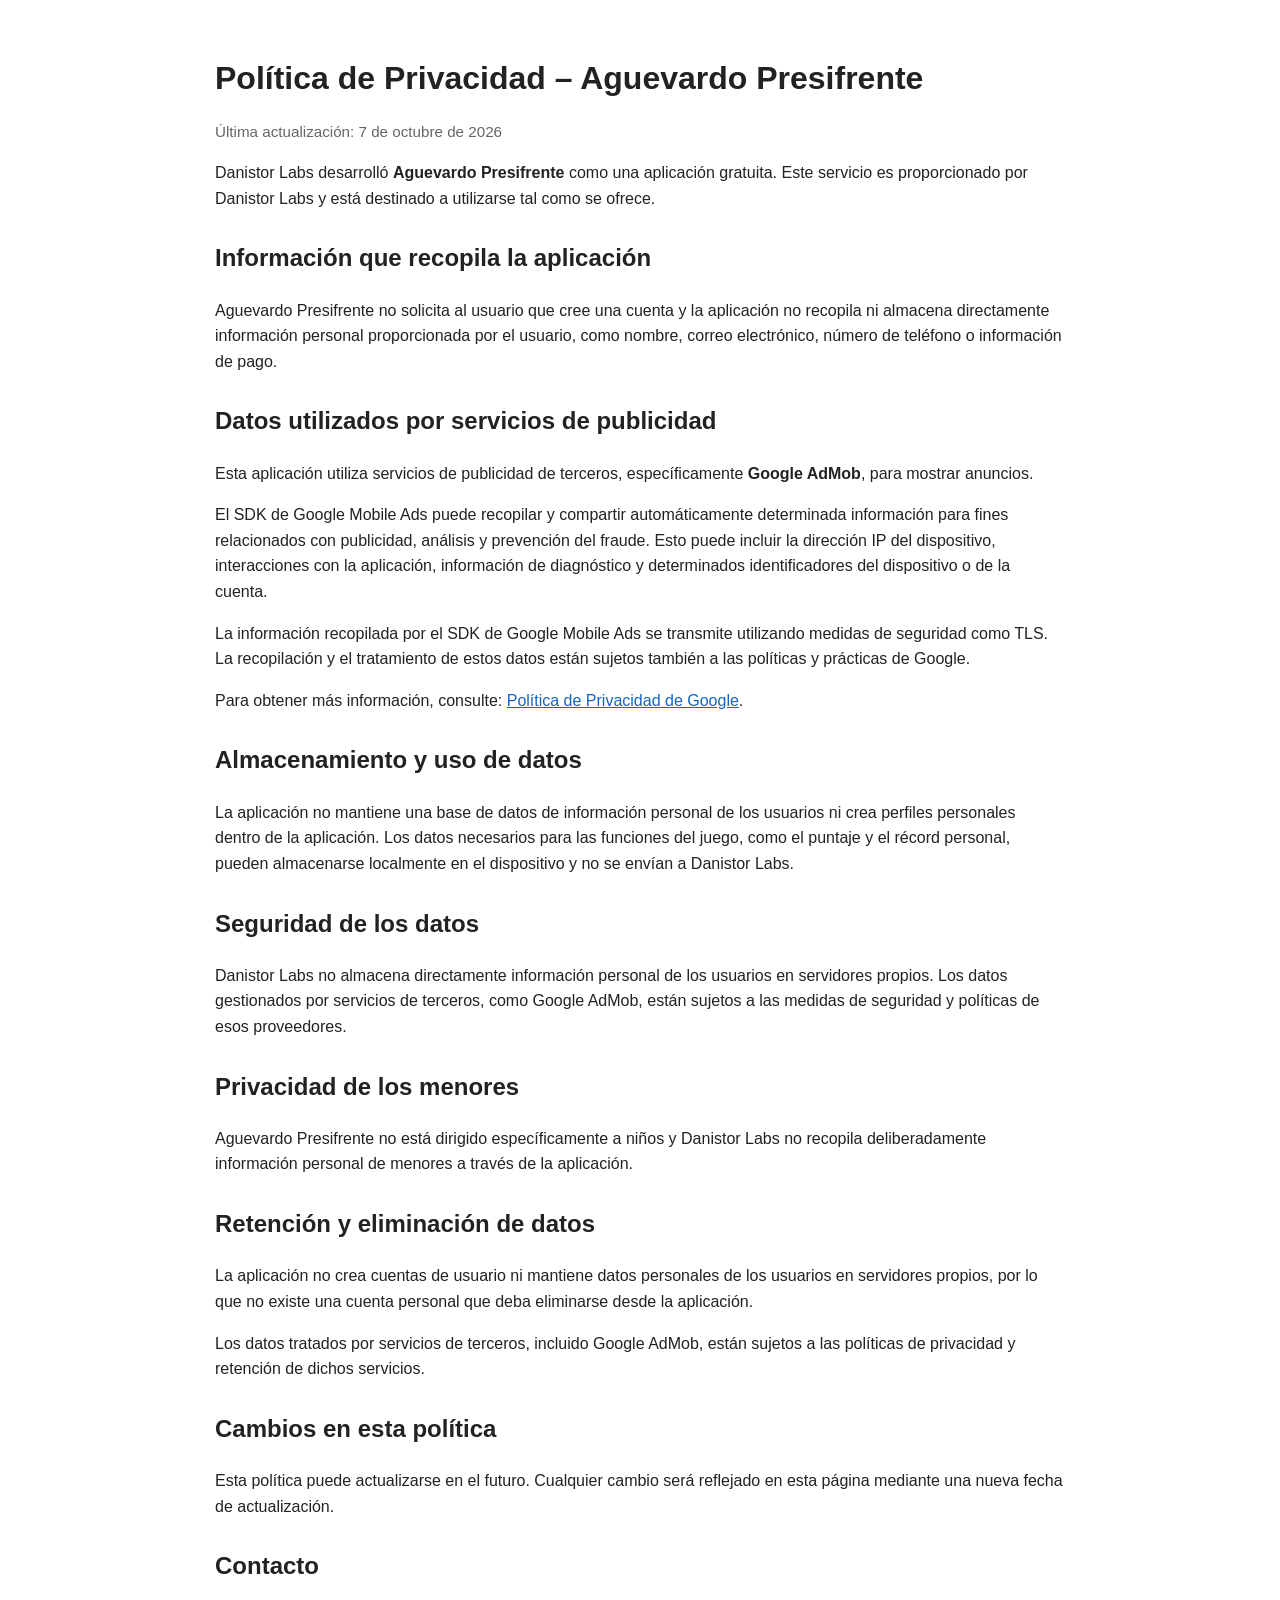
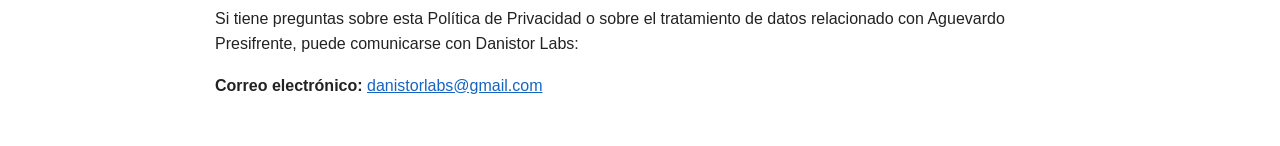
<file: privacy-policy-aguevardo-presifrente.html>
<!DOCTYPE html>
<html lang="es">
<head>
<meta charset="UTF-8">
<meta name="viewport" content="width=device-width, initial-scale=1.0">
<title>Política de Privacidad – Aguevardo Presifrente</title>
<style>
body{font-family:Arial,Helvetica,sans-serif;line-height:1.6;max-width:850px;margin:0 auto;padding:32px 20px;color:#222;background:#fff}
h1{margin-bottom:8px} h2{margin-top:28px}.updated{color:#666;font-size:.95em}
a{color:#1565c0}
</style>
</head>
<body>
<h1>Política de Privacidad – Aguevardo Presifrente</h1>
<p class="updated">Última actualización: 7 de octubre de 2026</p>

<p>Danistor Labs desarrolló <strong>Aguevardo Presifrente</strong> como una aplicación gratuita.
Este servicio es proporcionado por Danistor Labs y está destinado a utilizarse tal como se ofrece.</p>

<h2>Información que recopila la aplicación</h2>
<p>Aguevardo Presifrente no solicita al usuario que cree una cuenta y la aplicación no recopila ni almacena
directamente información personal proporcionada por el usuario, como nombre, correo electrónico,
número de teléfono o información de pago.</p>

<h2>Datos utilizados por servicios de publicidad</h2>
<p>Esta aplicación utiliza servicios de publicidad de terceros, específicamente <strong>Google AdMob</strong>,
para mostrar anuncios.</p>
<p>El SDK de Google Mobile Ads puede recopilar y compartir automáticamente determinada información para
fines relacionados con publicidad, análisis y prevención del fraude. Esto puede incluir la dirección IP
del dispositivo, interacciones con la aplicación, información de diagnóstico y determinados
identificadores del dispositivo o de la cuenta.</p>
<p>La información recopilada por el SDK de Google Mobile Ads se transmite utilizando medidas de seguridad
como TLS. La recopilación y el tratamiento de estos datos están sujetos también a las políticas y
prácticas de Google.</p>
<p>Para obtener más información, consulte:
<a href="https://policies.google.com/privacy" target="_blank" rel="noopener noreferrer">Política de Privacidad de Google</a>.</p>

<h2>Almacenamiento y uso de datos</h2>
<p>La aplicación no mantiene una base de datos de información personal de los usuarios ni crea perfiles
personales dentro de la aplicación. Los datos necesarios para las funciones del juego, como el puntaje
y el récord personal, pueden almacenarse localmente en el dispositivo y no se envían a Danistor Labs.</p>

<h2>Seguridad de los datos</h2>
<p>Danistor Labs no almacena directamente información personal de los usuarios en servidores propios.
Los datos gestionados por servicios de terceros, como Google AdMob, están sujetos a las medidas de
seguridad y políticas de esos proveedores.</p>

<h2>Privacidad de los menores</h2>
<p>Aguevardo Presifrente no está dirigido específicamente a niños y Danistor Labs no recopila
deliberadamente información personal de menores a través de la aplicación.</p>

<h2>Retención y eliminación de datos</h2>
<p>La aplicación no crea cuentas de usuario ni mantiene datos personales de los usuarios en servidores
propios, por lo que no existe una cuenta personal que deba eliminarse desde la aplicación.</p>
<p>Los datos tratados por servicios de terceros, incluido Google AdMob, están sujetos a las políticas de
privacidad y retención de dichos servicios.</p>

<h2>Cambios en esta política</h2>
<p>Esta política puede actualizarse en el futuro. Cualquier cambio será reflejado en esta página mediante
una nueva fecha de actualización.</p>

<h2>Contacto</h2>
<p>Si tiene preguntas sobre esta Política de Privacidad o sobre el tratamiento de datos relacionado con
Aguevardo Presifrente, puede comunicarse con Danistor Labs:</p>
<p><strong>Correo electrónico:</strong>
<a href="mailto:danistorlabs@gmail.com">danistorlabs@gmail.com</a></p>
</body>
</html>
</file>
